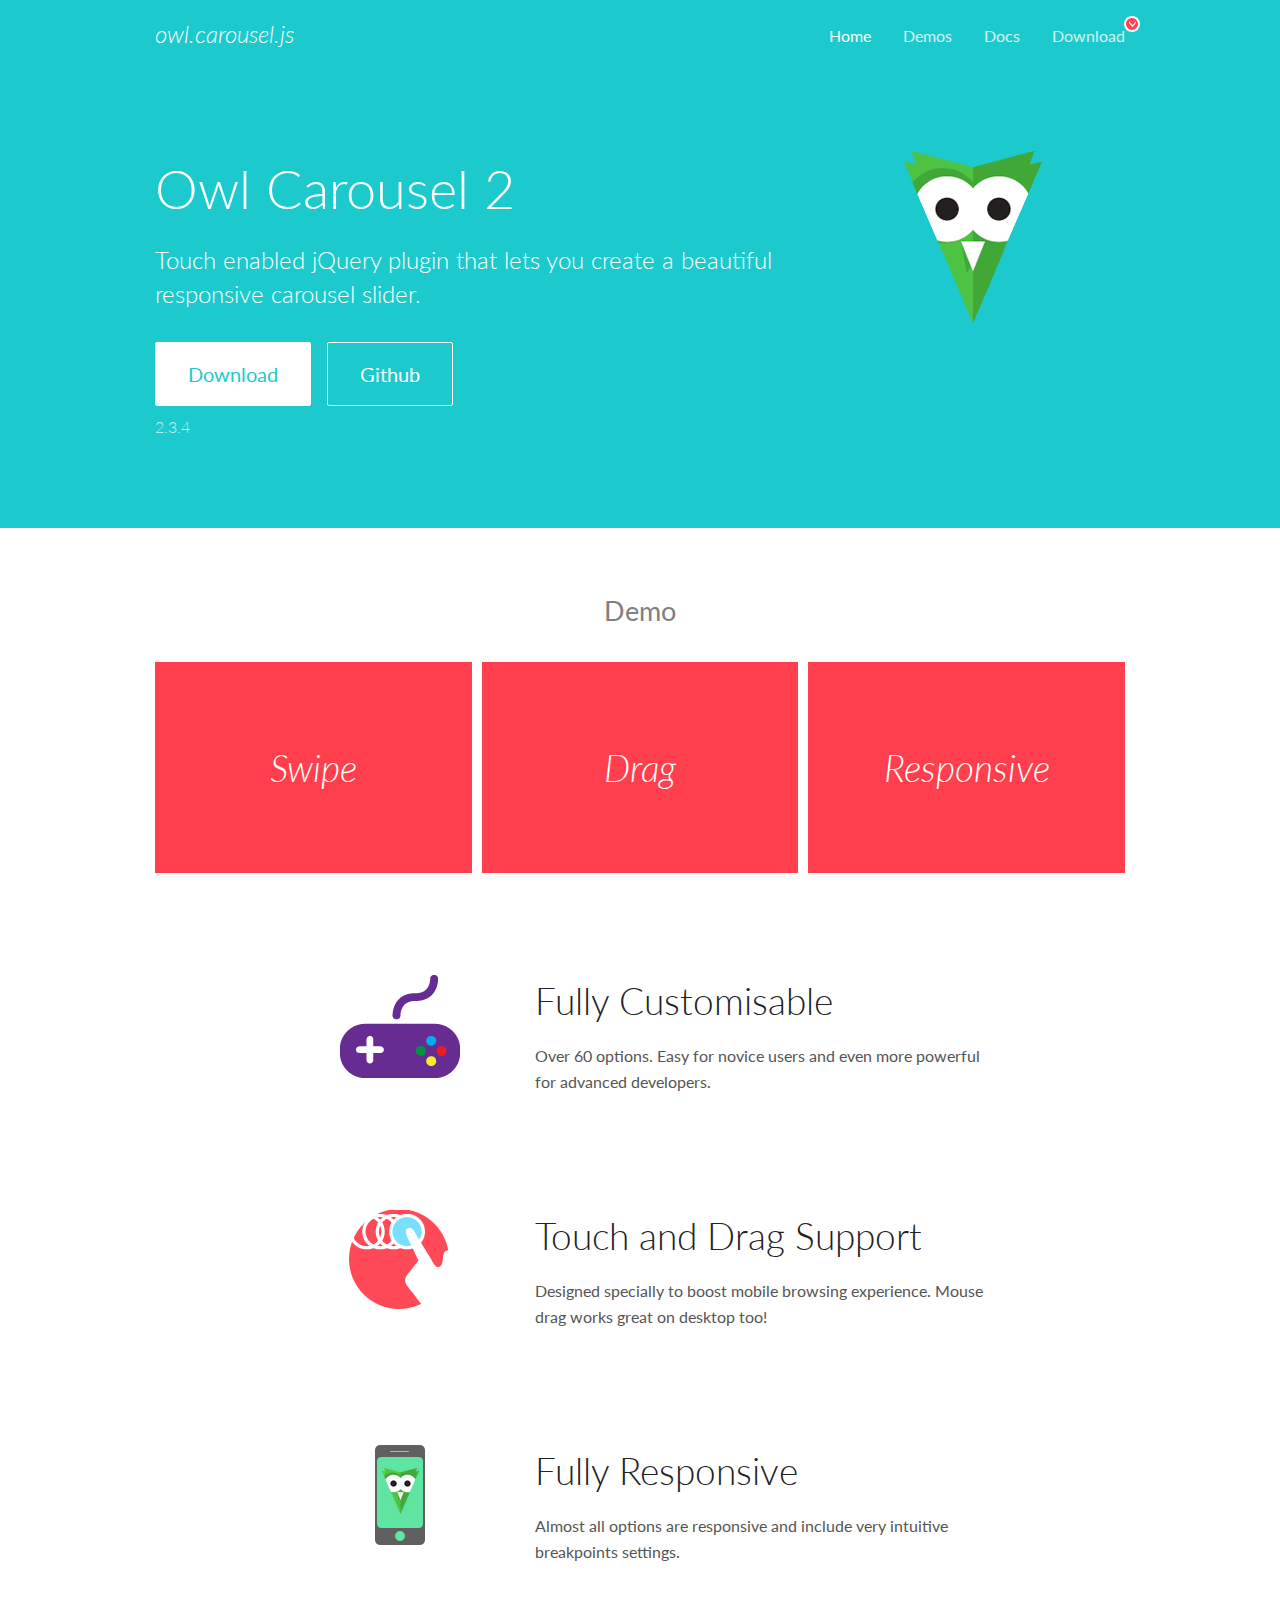
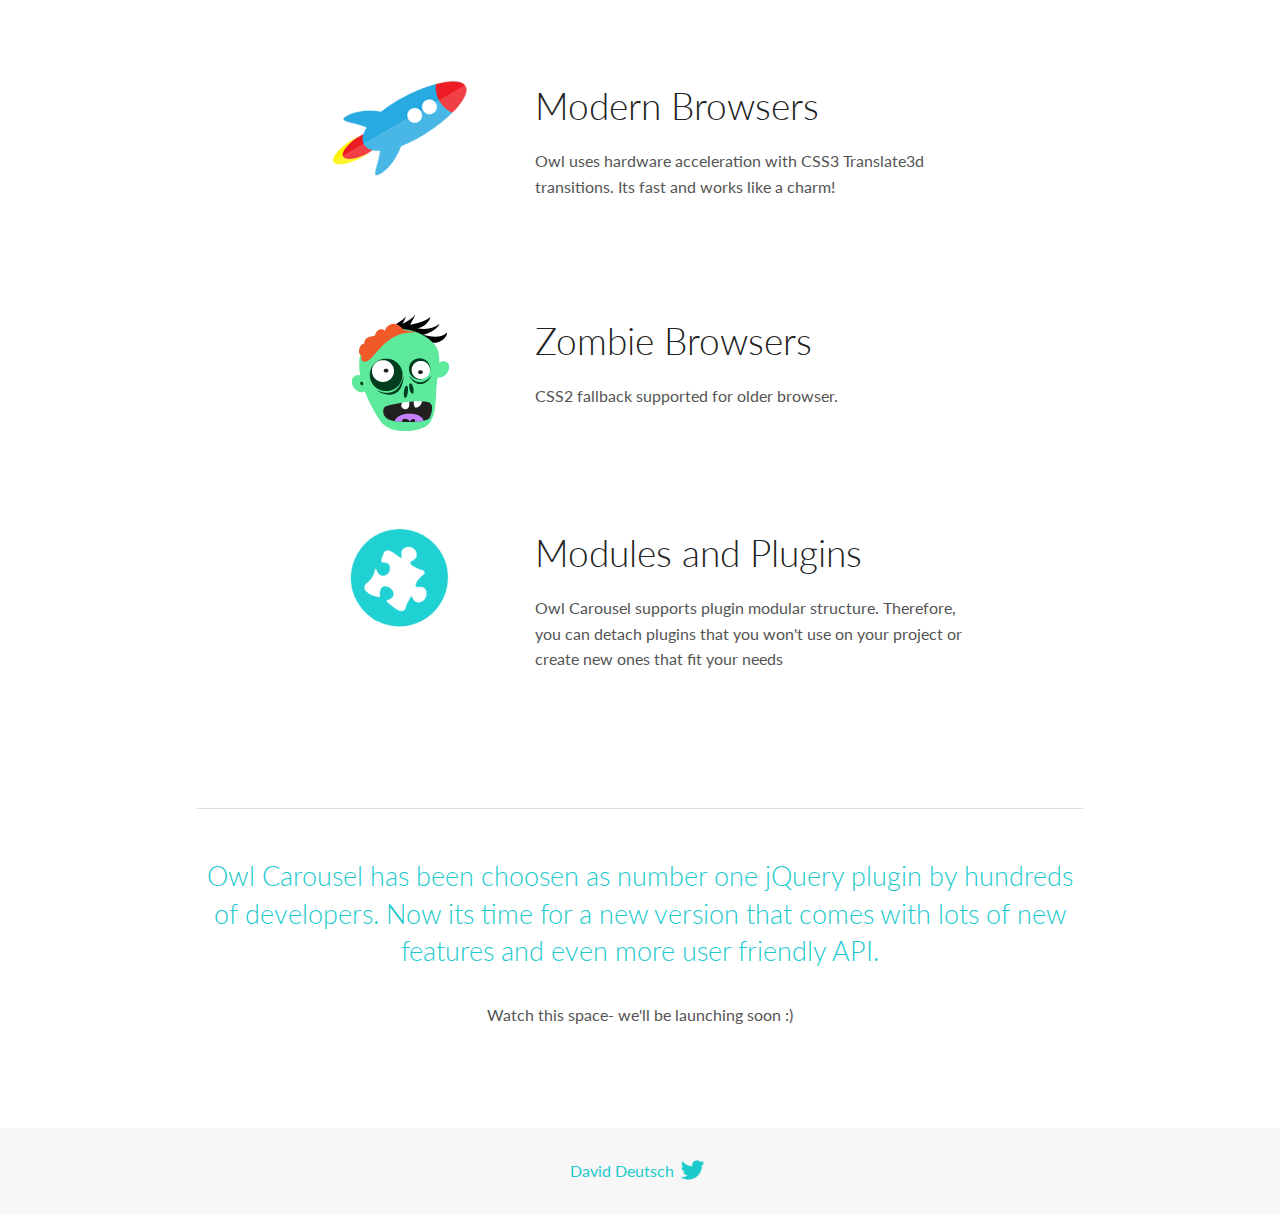
<file: public/vendor/owlcarousel/docs/index.html>
<!DOCTYPE html>
<html lang="en">
  <head>

    <!-- head -->
    <meta charset="utf-8">
    <meta name="msapplication-tap-highlight" content="no" />
    <meta name="viewport" content="width=device-width, initial-scale=1.0" />
    <meta name="description" content="Touch enabled jQuery plugin that lets you create beautiful responsive carousel slider.">
    <meta name="author" content="David Deutsch">
    <title>
      Home | Owl Carousel | 2.3.4
    </title>

    <!-- Stylesheets -->
    <link href='https://fonts.googleapis.com/css?family=Lato:300,400,700,400italic,300italic' rel='stylesheet' type='text/css'>
    <link rel="stylesheet" href="assets/css/docs.theme.min.css">

    <!-- Owl Stylesheets -->
    <link rel="stylesheet" href="assets/owlcarousel/assets/owl.carousel.min.css">
    <link rel="stylesheet" href="assets/owlcarousel/assets/owl.theme.default.min.css">

    <!-- HTML5 shim and Respond.js IE8 support of HTML5 elements and media queries -->

    <!--[if lt IE 9]>
      <script src="https://oss.maxcdn.com/libs/html5shiv/3.7.0/html5shiv.js"></script>
      <script src="https://oss.maxcdn.com/libs/respond.js/1.3.0/respond.min.js"></script>
    <![endif]-->

    <!-- Favicons -->
    <link rel="apple-touch-icon-precomposed" sizes="144x144" href="assets/ico/apple-touch-icon-144-precomposed.png">
    <link rel="shortcut icon" href="assets/ico/favicon.png">
    <link rel="shortcut icon" href="favicon.ico">

    <!-- Yeah i know js should not be in header. Its required for demos.-->

    <!-- javascript -->
    <script src="assets/vendors/jquery.min.js"></script>
    <script src="assets/owlcarousel/owl.carousel.js"></script>
  </head>
  <body>

    <!-- header -->
    <header class="header">
      <div class="row">
        <div class="large-12 columns">
          <div class="brand left">
            <h3>
              <a href="/OwlCarousel2/">owl.carousel.js</a> 
            </h3>
          </div>
          <a id="toggle-nav" class="right">
            <span></span> <span></span> <span></span> 
          </a> 
          <div class="nav-bar">
            <ul class="clearfix">
              <li class="active">
                <a href="/OwlCarousel2/index.html">Home</a> 
              </li>
              <li> <a href="/OwlCarousel2/demos/demos.html">Demos</a>  </li>
              <li> <a href="/OwlCarousel2/docs/started-welcome.html">Docs</a>  </li>
              <li>
                <a href="https://github.com/OwlCarousel2/OwlCarousel2/archive/2.3.4.zip">Download</a> 
                <span class="download"></span> 
              </li>
            </ul>
          </div>
        </div>
      </div>
    </header>

    <!-- home panel -->
    <section id="hero">
      <div class="row">
        <div class="large-8 medium-8 columns">
          <h1>Owl Carousel 2</h1>
          <h4>Touch enabled jQuery plugin that lets you create a beautiful responsive carousel slider.</h4>
          <a href="https://github.com/OwlCarousel2/OwlCarousel2/archive/2.3.4.zip" class="hero-button">Download</a> 
          <a href="https://github.com/OwlCarousel2/OwlCarousel2" class="hero-button outline">Github</a> 
          <p>2.3.4</p>
        </div>
        <div class="large-4 medium-4 columns">
          <img class="owl-logo" src="assets/img/owl-logo.png" alt="mr. Owl">
        </div>
      </div>
    </section>

    <!-- body -->
    <div class="home-demo">
      <div class="row">
        <div class="large-12 columns">
          <h3>Demo</h3>
          <div class="owl-carousel">
            <div class="item">
              <h2>Swipe</h2>
            </div>
            <div class="item">
              <h2>Drag</h2>
            </div>
            <div class="item">
              <h2>Responsive</h2>
            </div>
            <div class="item">
              <h2>CSS3</h2>
            </div>
            <div class="item">
              <h2>Fast</h2>
            </div>
            <div class="item">
              <h2>Easy</h2>
            </div>
            <div class="item">
              <h2>Free</h2>
            </div>
            <div class="item">
              <h2>Upgradable</h2>
            </div>
            <div class="item">
              <h2>Tons of options</h2>
            </div>
            <div class="item">
              <h2>Infinity</h2>
            </div>
            <div class="item">
              <h2>Auto Width</h2>
            </div>
          </div>
        </div>
      </div>
    </div>
    <script>
      var owl = $('.owl-carousel');
      owl.owlCarousel({
        margin: 10,
        loop: true,
        responsive: {
          0: {
            items: 1
          },
          600: {
            items: 2
          },
          1000: {
            items: 3
          }
        }
      })
    </script>

    <!-- features -->
    <div id="features">
      <div class="row">
        <div class="small-12 medium-9 small-centered columns">
          <section class="row feature">
            <div class="medium-4 small-12 columns">
              <img src="assets/img/feature-options.png" alt="">
            </div>
            <div class="medium-8 small-12 columns">
              <h2>Fully Customisable</h2>
              <p>Over 60 options. Easy for novice users and even more powerful for advanced developers.</p>
            </div>
          </section>
          <section class="row feature">
            <div class="medium-4 small-12 columns">
              <img src="assets/img/feature-drag.png" alt="">
            </div>
            <div class="medium-8 small-12 columns">
              <h2>Touch and Drag Support</h2>
              <p>Designed specially to boost mobile browsing experience. Mouse drag works great on desktop too!</p>
            </div>
          </section>
          <section class="row feature">
            <div class="medium-4 small-12 columns">
              <img src="assets/img/feature-responsive.png" alt="">
            </div>
            <div class="medium-8 small-12 columns">
              <h2>Fully Responsive</h2>
              <p>Almost all options are responsive and include very intuitive breakpoints settings.</p>
            </div>
          </section>
          <section class="row feature">
            <div class="medium-4 small-12 columns">
              <img src="assets/img/feature-modern.png" alt="">
            </div>
            <div class="medium-8 small-12 columns">
              <h2>Modern Browsers</h2>
              <p>Owl uses hardware acceleration with CSS3 Translate3d transitions. Its fast and works like a charm! </p>
            </div>
          </section>
          <section class="row feature">
            <div class="medium-4 small-12 columns">
              <img src="assets/img/feature-zombie.png" alt="">
            </div>
            <div class="medium-8 small-12 columns">
              <h2>Zombie Browsers</h2>
              <p>CSS2 fallback supported for older browser.</p>
            </div>
          </section>
          <section class="row feature">
            <div class="medium-4 small-12 columns">
              <img src="assets/img/feature-module.png" alt="">
            </div>
            <div class="medium-8 small-12 columns">
              <h2>Modules and Plugins</h2>
              <p>Owl Carousel supports plugin modular structure. Therefore, you can detach plugins that you won&#x27;t use on your project or create new ones that fit your needs</p>
            </div>
          </section>
        </div>
      </div>
    </div>

    <!-- footer -->
    <section id="teaser-text">
      <div class="row">
        <div class="small-12 medium-11 small-centered columns">
          <hr>
          <h3 id="owl-carousel-has-been-choosen-as-number-one-jquery-plugin-by-hundreds-of-developers-now-its-time-for-a-new-version-that-comes-with-lots-of-new-features-and-even-more-user-friendly-api-">Owl Carousel has been choosen as number one jQuery plugin by hundreds of developers. Now its time for a new version that comes with lots of new features and even more user friendly API.</h3>
          <p>Watch this space- we&#39;ll be launching soon :)</p>
        </div>
      </div>
    </section>

    <!-- footer -->
    <footer class="footer">
      <div class="row">
        <div class="large-12 columns">
          <h5>
            <a href="/OwlCarousel2/docs/support-contact.html">David Deutsch</a> 
            <a id="custom-tweet-button" href="https://twitter.com/share?url=https://github.com/OwlCarousel2/OwlCarousel2&text=Owl Carousel - This is so awesome! " target="_blank"></a> 
          </h5>
        </div>
      </div>
    </footer>

    <!-- vendors -->
    <script src="assets/vendors/highlight.js"></script>
    <script src="assets/js/app.js"></script>
  </body>
</html>
</file>
